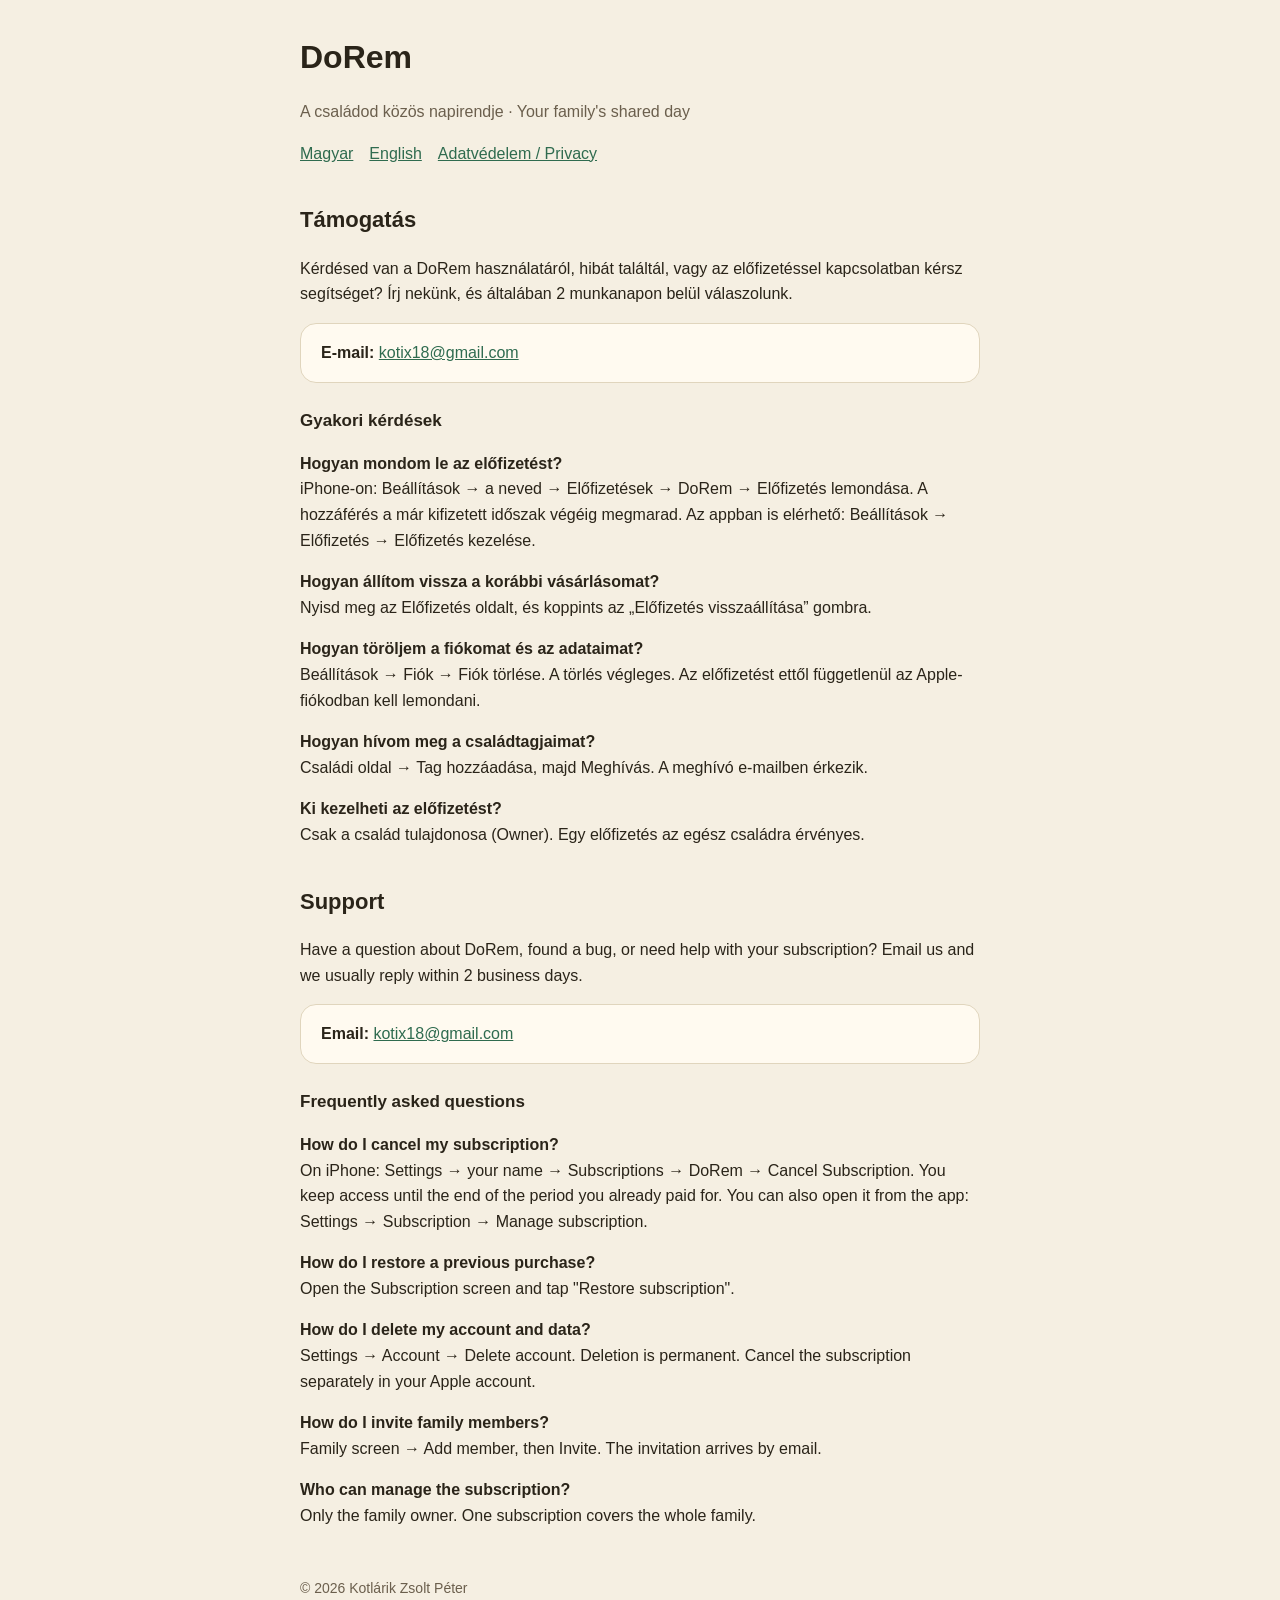
<file: index.html>
<!doctype html>
<html lang="hu">
<head>
<meta charset="utf-8">
<meta name="viewport" content="width=device-width, initial-scale=1">
<title>DoRem – Támogatás / Support</title>
<link rel="stylesheet" href="style.css">
</head>
<body>
<main>
<h1>DoRem</h1>
<p class="muted">A családod közös napirendje · Your family's shared day</p>
<nav><a href="#hu">Magyar</a><a href="#en">English</a><a href="privacy.html">Adatvédelem / Privacy</a></nav>

<section id="hu">
<h2>Támogatás</h2>
<p>Kérdésed van a DoRem használatáról, hibát találtál, vagy az előfizetéssel kapcsolatban kérsz segítséget? Írj nekünk, és általában 2 munkanapon belül válaszolunk.</p>
<div class="card"><strong>E-mail:</strong> <a href="mailto:kotix18@gmail.com">kotix18@gmail.com</a></div>

<h3>Gyakori kérdések</h3>
<p><strong>Hogyan mondom le az előfizetést?</strong><br>iPhone-on: Beállítások → a neved → Előfizetések → DoRem → Előfizetés lemondása. A hozzáférés a már kifizetett időszak végéig megmarad. Az appban is elérhető: Beállítások → Előfizetés → Előfizetés kezelése.</p>
<p><strong>Hogyan állítom vissza a korábbi vásárlásomat?</strong><br>Nyisd meg az Előfizetés oldalt, és koppints az „Előfizetés visszaállítása” gombra.</p>
<p><strong>Hogyan töröljem a fiókomat és az adataimat?</strong><br>Beállítások → Fiók → Fiók törlése. A törlés végleges. Az előfizetést ettől függetlenül az Apple-fiókodban kell lemondani.</p>
<p><strong>Hogyan hívom meg a családtagjaimat?</strong><br>Családi oldal → Tag hozzáadása, majd Meghívás. A meghívó e-mailben érkezik.</p>
<p><strong>Ki kezelheti az előfizetést?</strong><br>Csak a család tulajdonosa (Owner). Egy előfizetés az egész családra érvényes.</p>
</section>

<section id="en">
<h2>Support</h2>
<p>Have a question about DoRem, found a bug, or need help with your subscription? Email us and we usually reply within 2 business days.</p>
<div class="card"><strong>Email:</strong> <a href="mailto:kotix18@gmail.com">kotix18@gmail.com</a></div>

<h3>Frequently asked questions</h3>
<p><strong>How do I cancel my subscription?</strong><br>On iPhone: Settings → your name → Subscriptions → DoRem → Cancel Subscription. You keep access until the end of the period you already paid for. You can also open it from the app: Settings → Subscription → Manage subscription.</p>
<p><strong>How do I restore a previous purchase?</strong><br>Open the Subscription screen and tap "Restore subscription".</p>
<p><strong>How do I delete my account and data?</strong><br>Settings → Account → Delete account. Deletion is permanent. Cancel the subscription separately in your Apple account.</p>
<p><strong>How do I invite family members?</strong><br>Family screen → Add member, then Invite. The invitation arrives by email.</p>
<p><strong>Who can manage the subscription?</strong><br>Only the family owner. One subscription covers the whole family.</p>
</section>

<footer>© 2026 Kotlárik Zsolt Péter</footer>
</main>
</body>
</html>
</file>
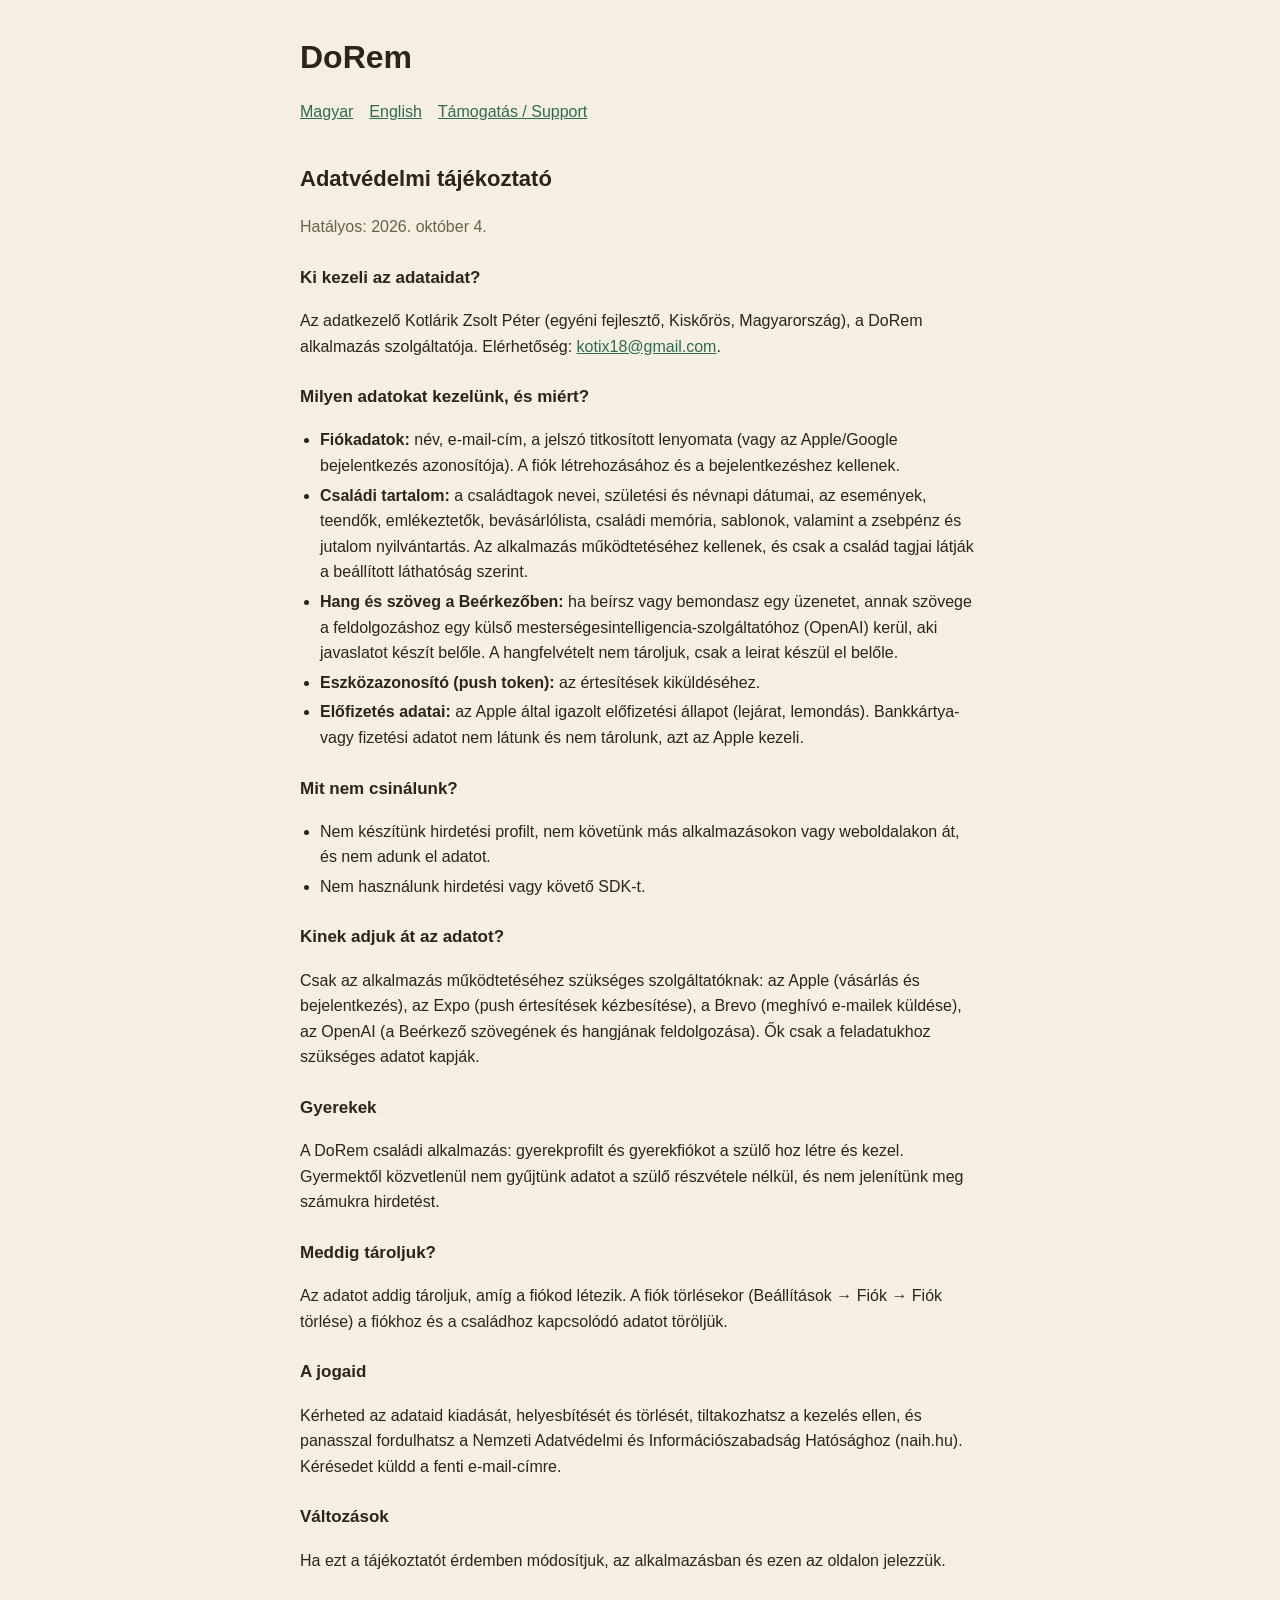
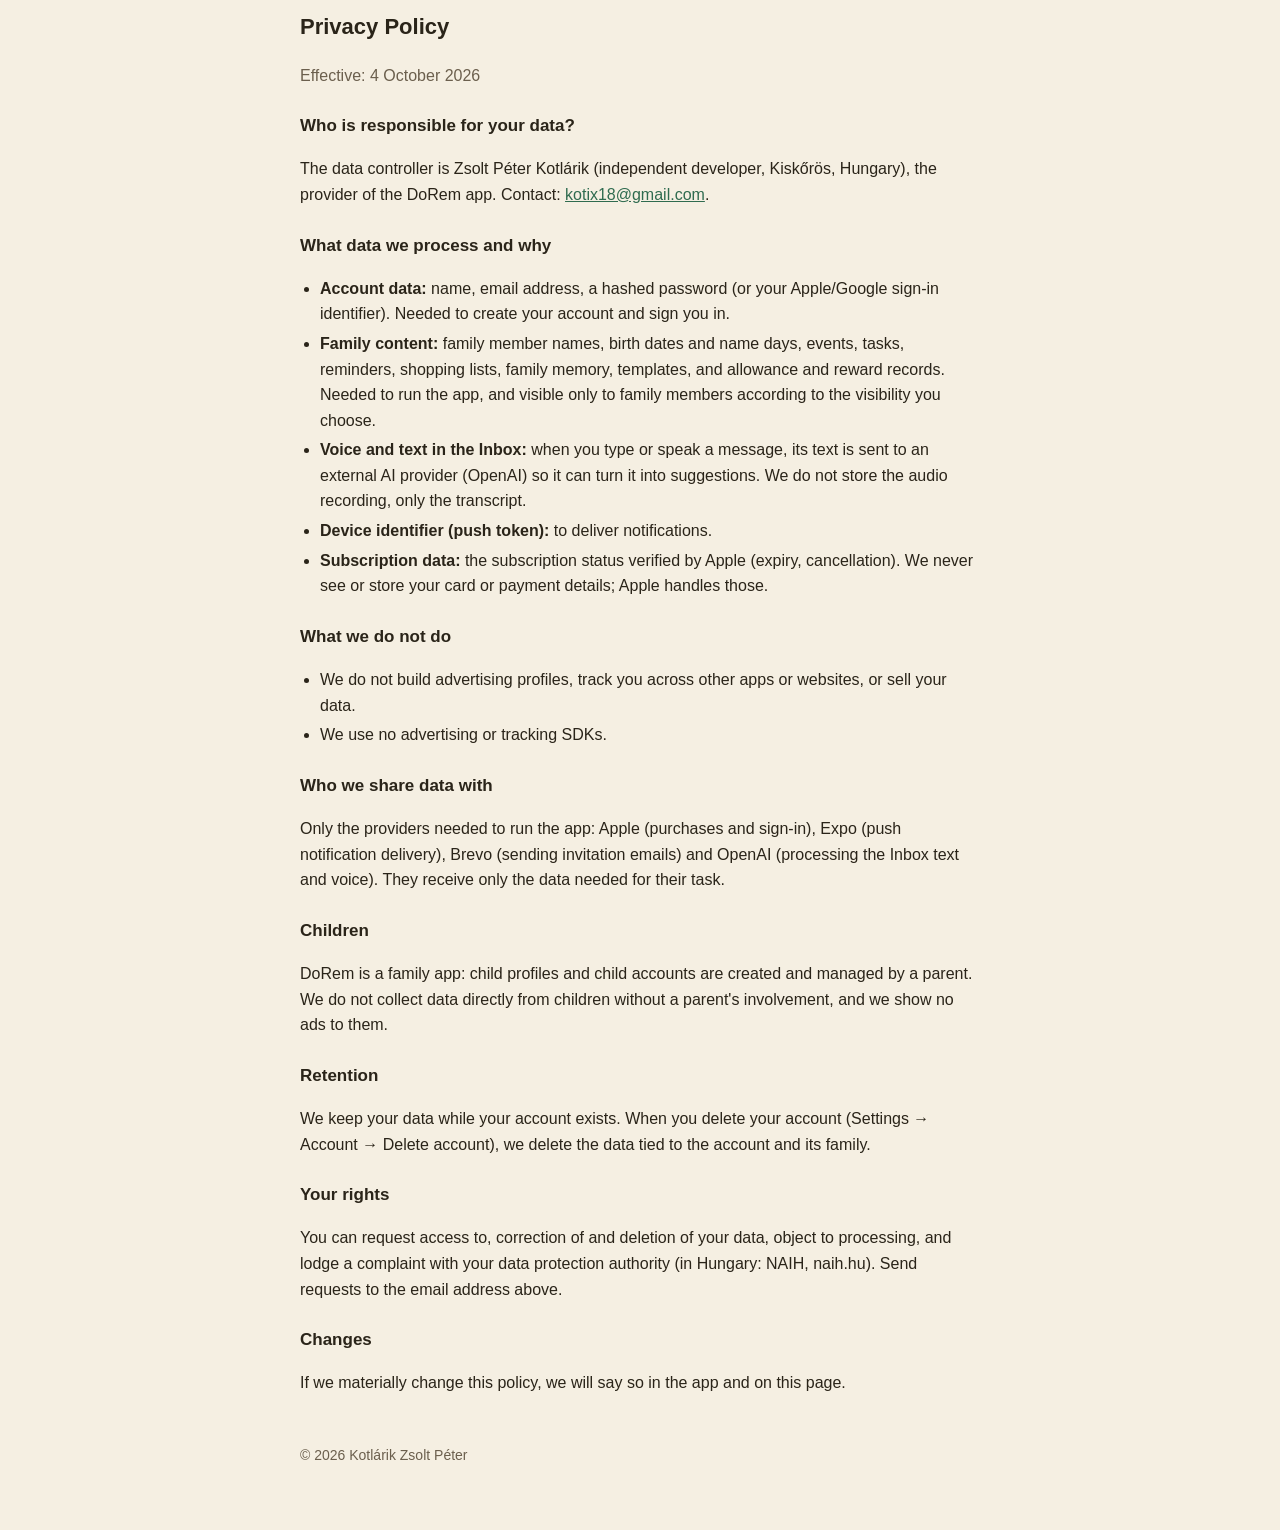
<file: privacy.html>
<!doctype html>
<html lang="hu">
<head>
<meta charset="utf-8">
<meta name="viewport" content="width=device-width, initial-scale=1">
<title>DoRem – Adatvédelmi tájékoztató / Privacy Policy</title>
<link rel="stylesheet" href="style.css">
</head>
<body>
<main>
<h1>DoRem</h1>
<nav><a href="#hu">Magyar</a><a href="#en">English</a><a href="index.html">Támogatás / Support</a></nav>

<section id="hu">
<h2>Adatvédelmi tájékoztató</h2>
<p class="muted">Hatályos: 2026. október 4.</p>

<h3>Ki kezeli az adataidat?</h3>
<p>Az adatkezelő Kotlárik Zsolt Péter (egyéni fejlesztő, Kiskőrös, Magyarország), a DoRem alkalmazás szolgáltatója. Elérhetőség: <a href="mailto:kotix18@gmail.com">kotix18@gmail.com</a>.</p>

<h3>Milyen adatokat kezelünk, és miért?</h3>
<ul>
<li><strong>Fiókadatok:</strong> név, e-mail-cím, a jelszó titkosított lenyomata (vagy az Apple/Google bejelentkezés azonosítója). A fiók létrehozásához és a bejelentkezéshez kellenek.</li>
<li><strong>Családi tartalom:</strong> a családtagok nevei, születési és névnapi dátumai, az események, teendők, emlékeztetők, bevásárlólista, családi memória, sablonok, valamint a zsebpénz és jutalom nyilvántartás. Az alkalmazás működtetéséhez kellenek, és csak a család tagjai látják a beállított láthatóság szerint.</li>
<li><strong>Hang és szöveg a Beérkezőben:</strong> ha beírsz vagy bemondasz egy üzenetet, annak szövege a feldolgozáshoz egy külső mesterségesintelligencia-szolgáltatóhoz (OpenAI) kerül, aki javaslatot készít belőle. A hangfelvételt nem tároljuk, csak a leirat készül el belőle.</li>
<li><strong>Eszközazonosító (push token):</strong> az értesítések kiküldéséhez.</li>
<li><strong>Előfizetés adatai:</strong> az Apple által igazolt előfizetési állapot (lejárat, lemondás). Bankkártya- vagy fizetési adatot nem látunk és nem tárolunk, azt az Apple kezeli.</li>
</ul>

<h3>Mit nem csinálunk?</h3>
<ul>
<li>Nem készítünk hirdetési profilt, nem követünk más alkalmazásokon vagy weboldalakon át, és nem adunk el adatot.</li>
<li>Nem használunk hirdetési vagy követő SDK-t.</li>
</ul>

<h3>Kinek adjuk át az adatot?</h3>
<p>Csak az alkalmazás működtetéséhez szükséges szolgáltatóknak: az Apple (vásárlás és bejelentkezés), az Expo (push értesítések kézbesítése), a Brevo (meghívó e-mailek küldése), az OpenAI (a Beérkező szövegének és hangjának feldolgozása). Ők csak a feladatukhoz szükséges adatot kapják.</p>

<h3>Gyerekek</h3>
<p>A DoRem családi alkalmazás: gyerekprofilt és gyerekfiókot a szülő hoz létre és kezel. Gyermektől közvetlenül nem gyűjtünk adatot a szülő részvétele nélkül, és nem jelenítünk meg számukra hirdetést.</p>

<h3>Meddig tároljuk?</h3>
<p>Az adatot addig tároljuk, amíg a fiókod létezik. A fiók törlésekor (Beállítások → Fiók → Fiók törlése) a fiókhoz és a családhoz kapcsolódó adatot töröljük.</p>

<h3>A jogaid</h3>
<p>Kérheted az adataid kiadását, helyesbítését és törlését, tiltakozhatsz a kezelés ellen, és panasszal fordulhatsz a Nemzeti Adatvédelmi és Információszabadság Hatósághoz (naih.hu). Kérésedet küldd a fenti e-mail-címre.</p>

<h3>Változások</h3>
<p>Ha ezt a tájékoztatót érdemben módosítjuk, az alkalmazásban és ezen az oldalon jelezzük.</p>
</section>

<section id="en">
<h2>Privacy Policy</h2>
<p class="muted">Effective: 4 October 2026</p>

<h3>Who is responsible for your data?</h3>
<p>The data controller is Zsolt Péter Kotlárik (independent developer, Kiskőrös, Hungary), the provider of the DoRem app. Contact: <a href="mailto:kotix18@gmail.com">kotix18@gmail.com</a>.</p>

<h3>What data we process and why</h3>
<ul>
<li><strong>Account data:</strong> name, email address, a hashed password (or your Apple/Google sign-in identifier). Needed to create your account and sign you in.</li>
<li><strong>Family content:</strong> family member names, birth dates and name days, events, tasks, reminders, shopping lists, family memory, templates, and allowance and reward records. Needed to run the app, and visible only to family members according to the visibility you choose.</li>
<li><strong>Voice and text in the Inbox:</strong> when you type or speak a message, its text is sent to an external AI provider (OpenAI) so it can turn it into suggestions. We do not store the audio recording, only the transcript.</li>
<li><strong>Device identifier (push token):</strong> to deliver notifications.</li>
<li><strong>Subscription data:</strong> the subscription status verified by Apple (expiry, cancellation). We never see or store your card or payment details; Apple handles those.</li>
</ul>

<h3>What we do not do</h3>
<ul>
<li>We do not build advertising profiles, track you across other apps or websites, or sell your data.</li>
<li>We use no advertising or tracking SDKs.</li>
</ul>

<h3>Who we share data with</h3>
<p>Only the providers needed to run the app: Apple (purchases and sign-in), Expo (push notification delivery), Brevo (sending invitation emails) and OpenAI (processing the Inbox text and voice). They receive only the data needed for their task.</p>

<h3>Children</h3>
<p>DoRem is a family app: child profiles and child accounts are created and managed by a parent. We do not collect data directly from children without a parent's involvement, and we show no ads to them.</p>

<h3>Retention</h3>
<p>We keep your data while your account exists. When you delete your account (Settings → Account → Delete account), we delete the data tied to the account and its family.</p>

<h3>Your rights</h3>
<p>You can request access to, correction of and deletion of your data, object to processing, and lodge a complaint with your data protection authority (in Hungary: NAIH, naih.hu). Send requests to the email address above.</p>

<h3>Changes</h3>
<p>If we materially change this policy, we will say so in the app and on this page.</p>
</section>

<footer>© 2026 Kotlárik Zsolt Péter</footer>
</main>
</body>
</html>
</file>
<file: style.css>
:root{--bg:#f5efe2;--card:#fffaf0;--text:#2a2419;--muted:#6b5f4d;--accent:#2f6b4f;--line:#e0d5bd}
@media (prefers-color-scheme:dark){:root{--bg:#1a160f;--card:#241e15;--text:#f5efe0;--muted:#ab9f8b;--accent:#7fbe9b;--line:#3a3226}}
*{box-sizing:border-box}
body{margin:0;background:var(--bg);color:var(--text);font:16px/1.6 -apple-system,BlinkMacSystemFont,"Segoe UI",Roboto,sans-serif}
main{max-width:720px;margin:0 auto;padding:32px 20px 64px}
h1{font-size:32px;margin:0 0 4px}h2{margin-top:36px;font-size:22px}h3{margin-top:24px;font-size:17px}
a{color:var(--accent)}.muted{color:var(--muted)}
nav{display:flex;gap:16px;flex-wrap:wrap;margin:16px 0 8px}
.card{background:var(--card);border:1px solid var(--line);border-radius:16px;padding:16px 20px;margin:16px 0}
ul{padding-left:20px}li{margin:4px 0}
footer{margin-top:48px;color:var(--muted);font-size:14px}
</file>
